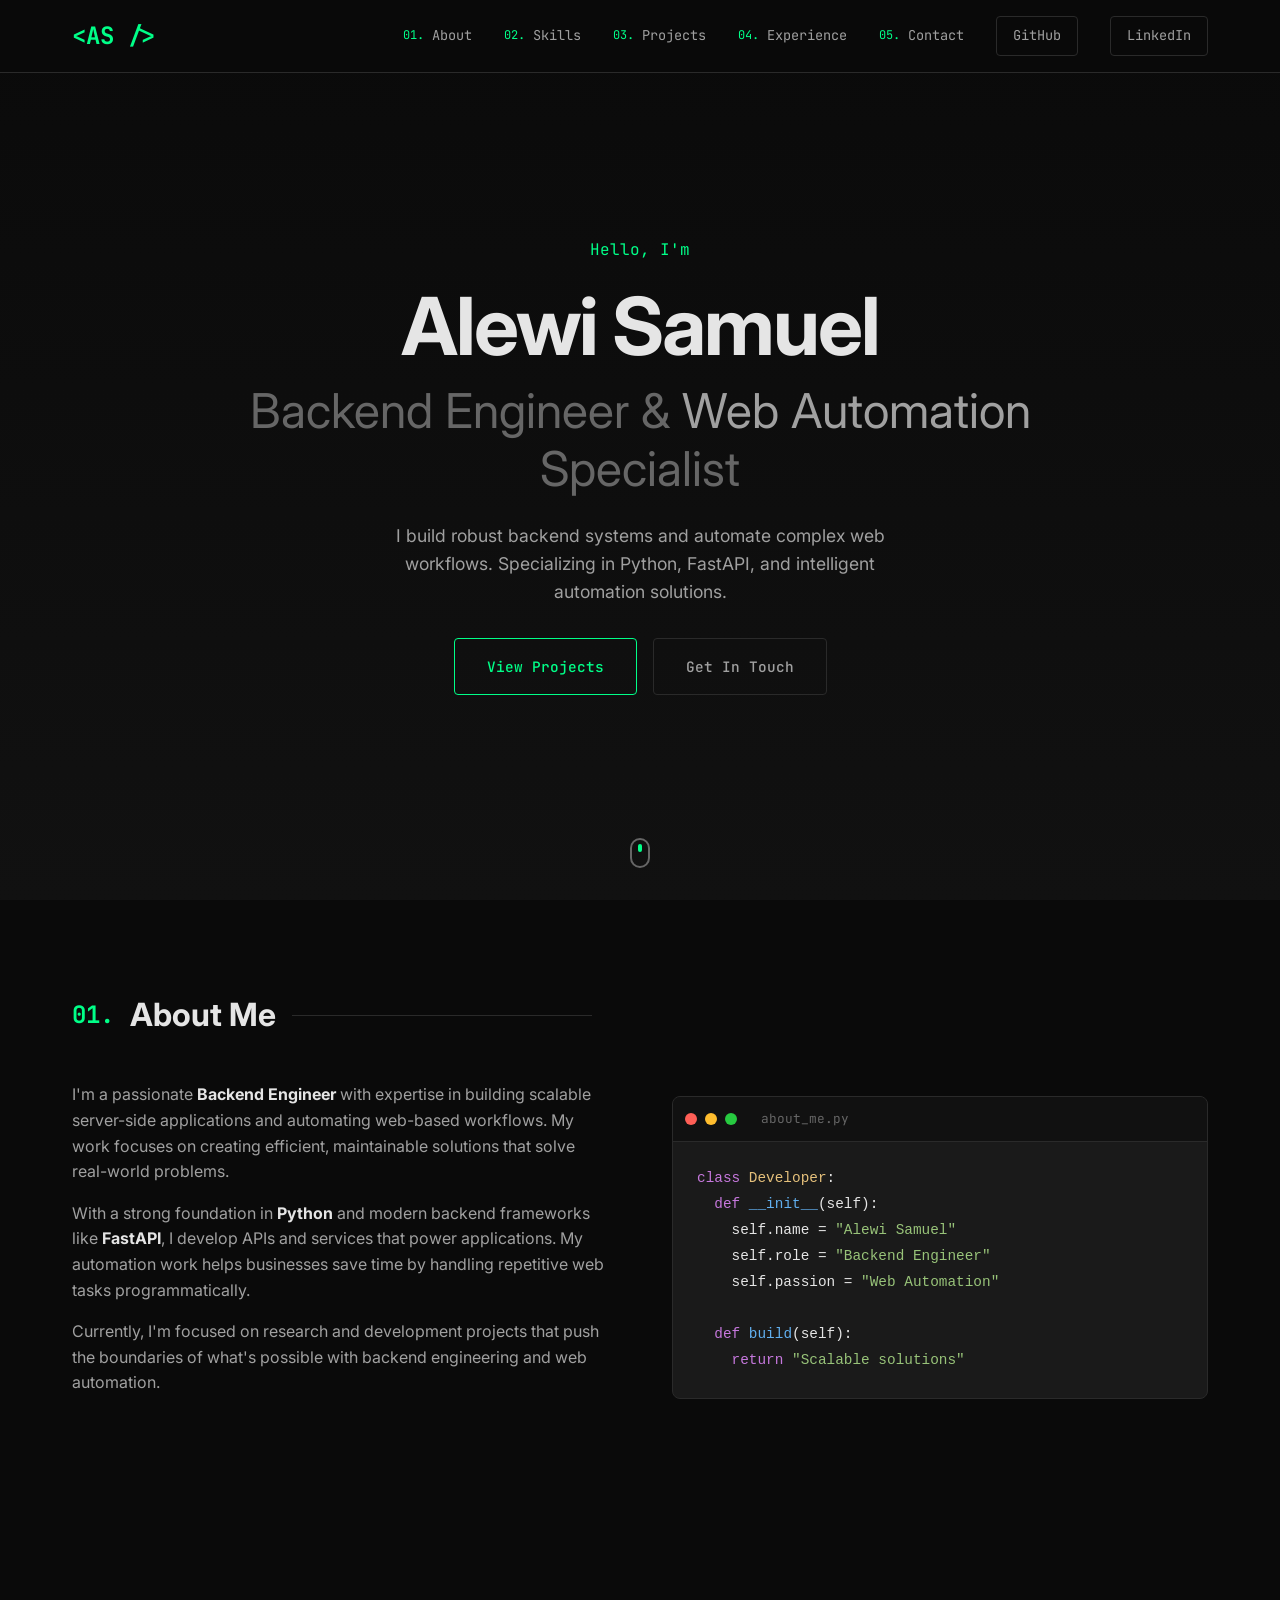
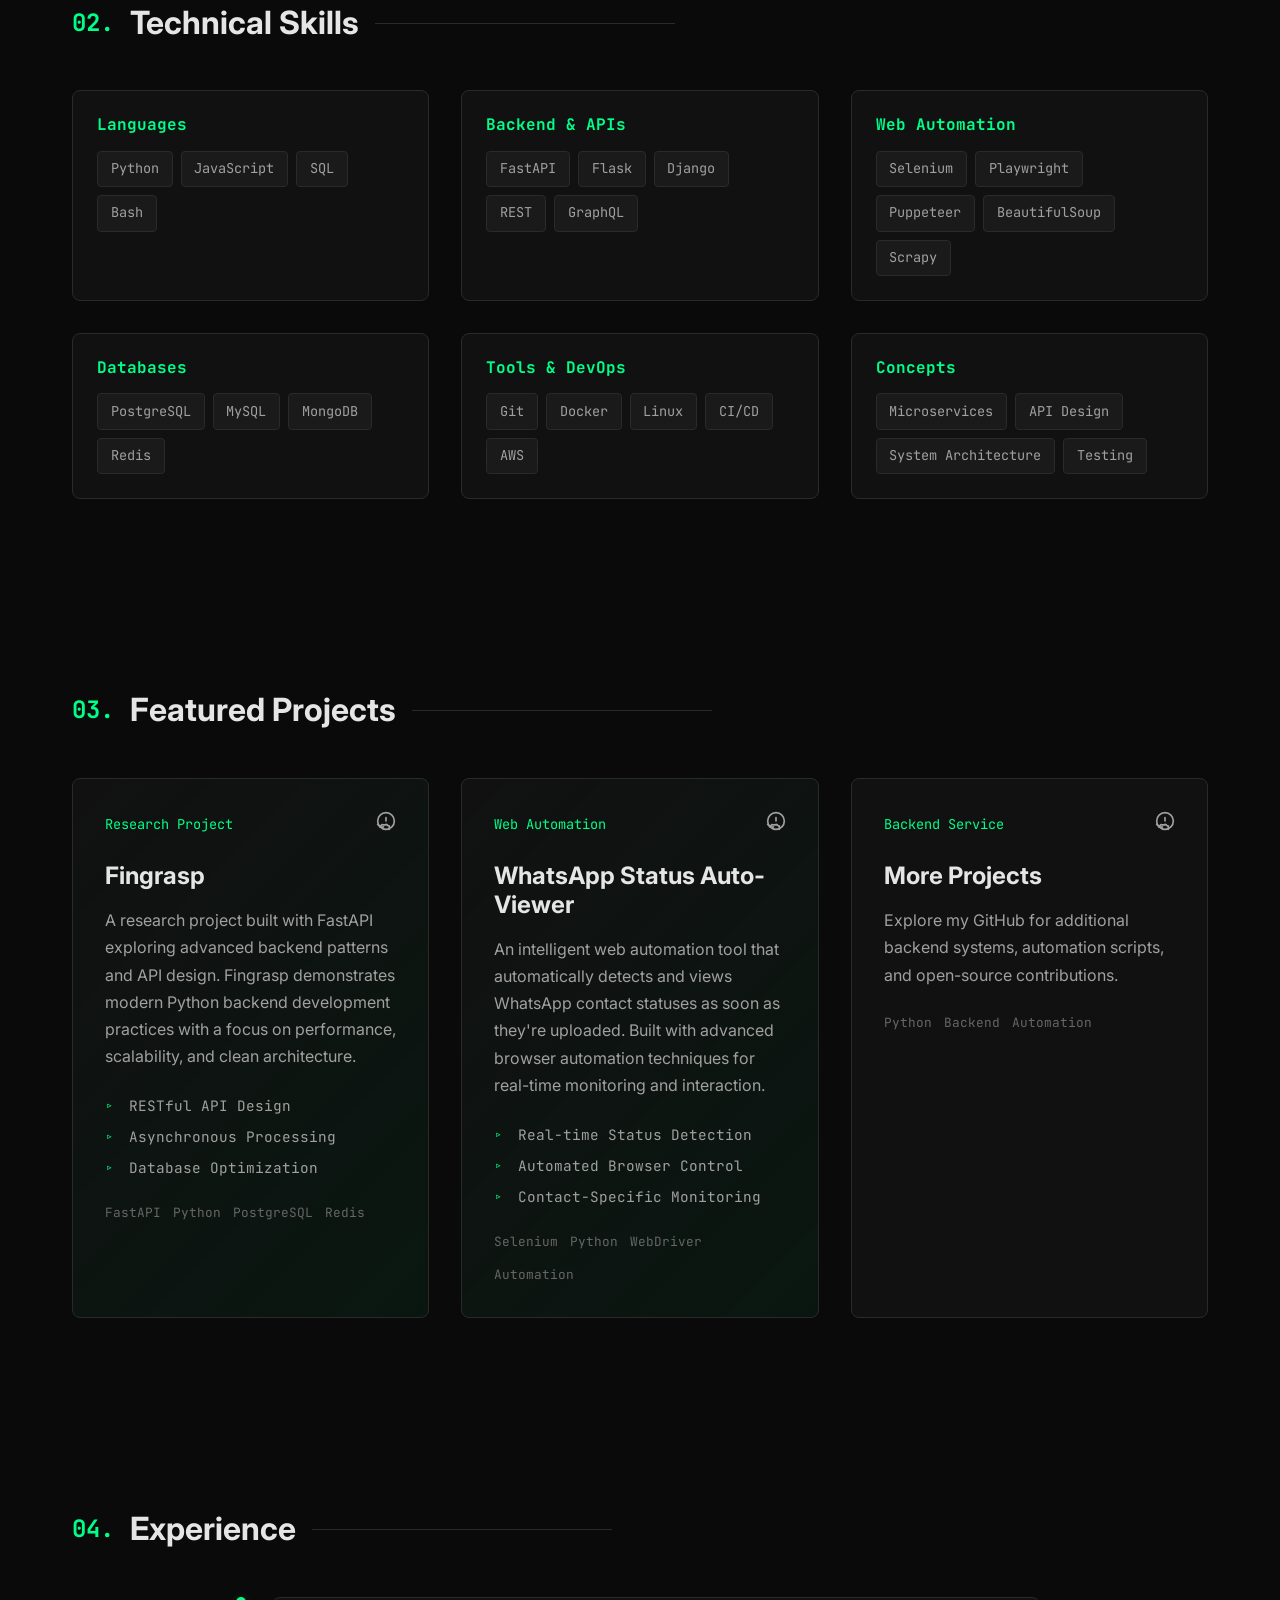
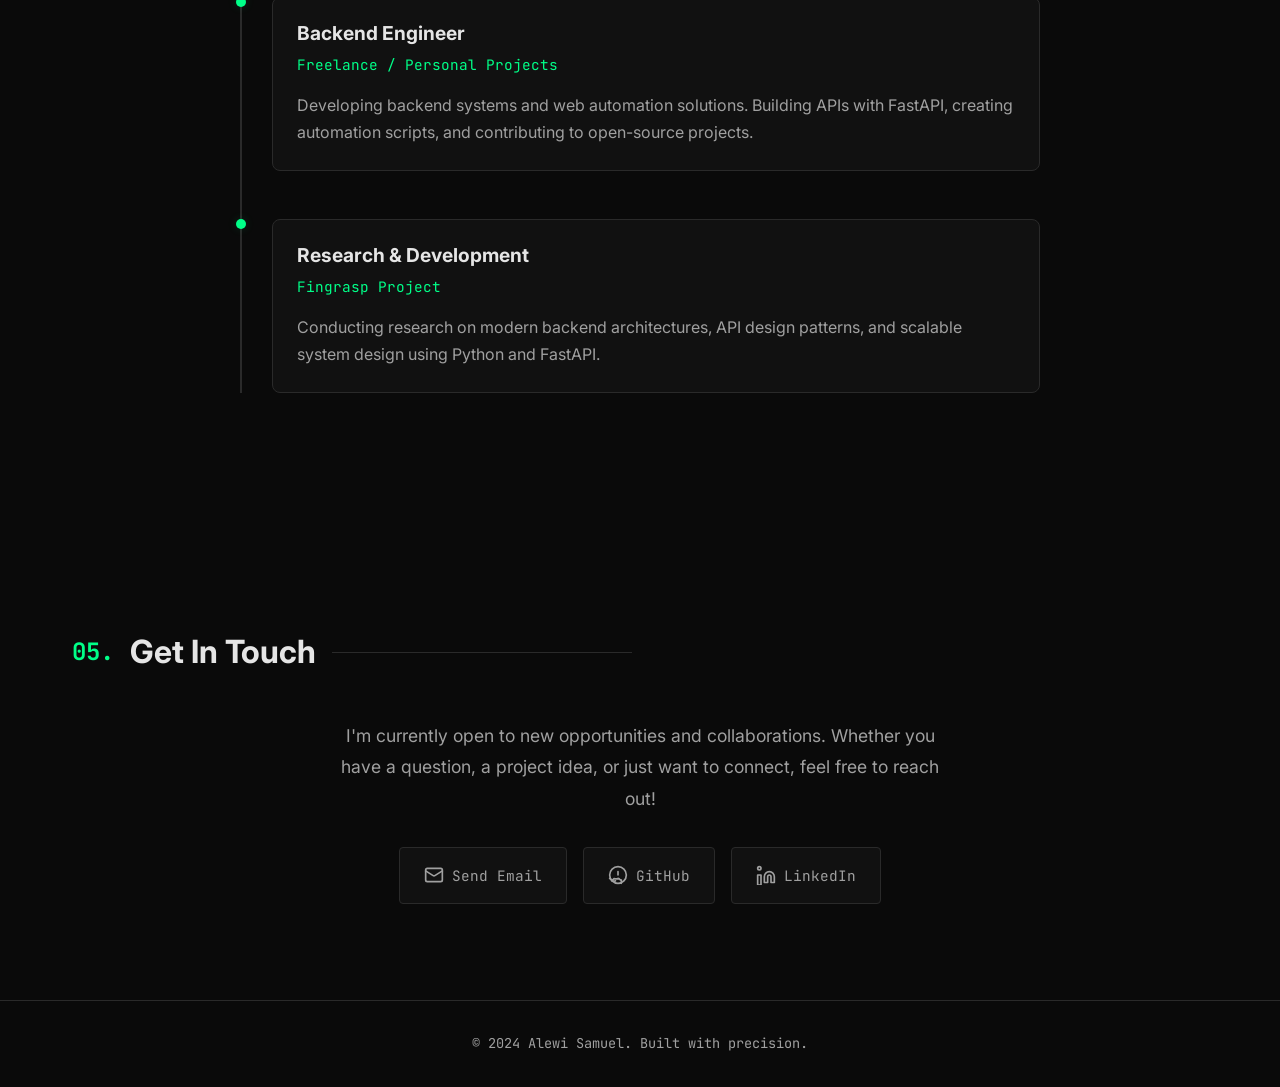
<file: template/index.html>
<!DOCTYPE html>
<html lang="en">
<head>
<meta charset="UTF-8">
<meta name="viewport" content="width=device-width, initial-scale=1.0">
<meta name="description" content="Alewi Samuel - Backend Engineer & Web Automation Specialist">
<meta name="keywords" content="Python, Backend, FastAPI, Web Automation, Software Engineer">
<title>Alewi Samuel | Backend Engineer</title>
<link rel="stylesheet" href="styles.css">
<link rel="preconnect" href="https://fonts.googleapis.com">
<link rel="preconnect" href="https://fonts.gstatic.com" crossorigin>
<link href="https://fonts.googleapis.com/css2?family=JetBrains+Mono:wght@400;500;600;700&family=Inter:wght@400;500;600;700&display=swap" rel="stylesheet">
</head>
<body>
<!-- Navigation -->
<nav class="navbar">
<div class="nav-container">
<a href="#" class="nav-logo">&lt;AS /&gt;</a>
<button class="nav-toggle" aria-label="Toggle navigation">
<span class="hamburger"></span>
</button>
<ul class="nav-menu">
<li><a href="#about" class="nav-link"><span class="nav-number">01.</span> About</a></li>
<li><a href="#skills" class="nav-link"><span class="nav-number">02.</span> Skills</a></li>
<li><a href="#projects" class="nav-link"><span class="nav-number">03.</span> Projects</a></li>
<li><a href="#experience" class="nav-link"><span class="nav-number">04.</span> Experience</a></li>
<li><a href="#contact" class="nav-link"><span class="nav-number">05.</span> Contact</a></li>
<li><a href="https://github.com/KrAsH-CoD3" class="nav-link nav-external" target="_blank" rel="noopener noreferrer">GitHub</a></li>
<li><a href="https://www.linkedin.com/in/samuel-alewi" class="nav-link nav-external" target="_blank" rel="noopener noreferrer">LinkedIn</a></li>
</ul>
</div>
</nav>
<!-- Hero Section -->
<section class="hero" id="hero">
<div class="hero-content">
<p class="hero-greeting">Hello, I'm</p>
<h1 class="hero-title">Alewi Samuel</h1>
<h2 class="hero-subtitle">Backend Engineer & <span class="highlight">Web Automation</span> Specialist</h2>
<p class="hero-description">
I build robust backend systems and automate complex web workflows. Specializing in Python, FastAPI, and intelligent automation solutions.
</p>
<div class="hero-buttons">
<a href="#projects" class="btn btn-primary">View Projects</a>
<a href="#contact" class="btn btn-secondary">Get In Touch</a>
</div>
<div class="scroll-indicator">
<span></span>
</div>
</div>
</section>
<!-- About Section -->
<section class="section" id="about">
<div class="container">
<h2 class="section-title"><span class="section-number">01.</span> About Me</h2>
<div class="about-content">
<div class="about-text">
<p>
I'm a passionate <strong>Backend Engineer</strong> with expertise in building scalable server-side applications and automating web-based workflows. My work focuses on creating efficient, maintainable solutions that solve real-world problems.
</p>
<p>
With a strong foundation in <strong>Python</strong> and modern backend frameworks like <strong>FastAPI</strong>, I develop APIs and services that power applications. My automation work helps businesses save time by handling repetitive web tasks programmatically.
</p>
<p>
Currently, I'm focused on research and development projects that push the boundaries of what's possible with backend engineering and web automation.
</p>
</div>
<div class="about-image">
<div class="image-wrapper">
<div class="terminal-window">
<div class="terminal-header">
<span class="terminal-btn close"></span>
<span class="terminal-btn minimize"></span>
<span class="terminal-btn maximize"></span>
<span class="terminal-title">about_me.py</span>
</div>
<div class="terminal-body">
<code>
<span class="code-keyword">class</span> <span class="code-class">Developer</span>:<br>
&nbsp;&nbsp;<span class="code-keyword">def</span> <span class="code-function">__init__</span>(self):<br>
&nbsp;&nbsp;&nbsp;&nbsp;self.name = <span class="code-string">"Alewi Samuel"</span><br>
&nbsp;&nbsp;&nbsp;&nbsp;self.role = <span class="code-string">"Backend Engineer"</span><br>
&nbsp;&nbsp;&nbsp;&nbsp;self.passion = <span class="code-string">"Web Automation"</span><br>
<br>
&nbsp;&nbsp;<span class="code-keyword">def</span> <span class="code-function">build</span>(self):<br>
&nbsp;&nbsp;&nbsp;&nbsp;<span class="code-keyword">return</span> <span class="code-string">"Scalable solutions"</span><br>
</code>
</div>
</div>
</div>
</div>
</div>
</div>
</div>
</section>
<!-- Skills Section -->
<section class="section" id="skills">
<div class="container">
<h2 class="section-title"><span class="section-number">02.</span> Technical Skills</h2>
<div class="skills-grid">
<div class="skill-category">
<h3 class="skill-category-title">Languages</h3>
<div class="skill-tags">
<span class="skill-tag">Python</span>
<span class="skill-tag">JavaScript</span>
<span class="skill-tag">SQL</span>
<span class="skill-tag">Bash</span>
</div>
</div>
<div class="skill-category">
<h3 class="skill-category-title">Backend & APIs</h3>
<div class="skill-tags">
<span class="skill-tag">FastAPI</span>
<span class="skill-tag">Flask</span>
<span class="skill-tag">Django</span>
<span class="skill-tag">REST</span>
<span class="skill-tag">GraphQL</span>
</div>
</div>
<div class="skill-category">
<h3 class="skill-category-title">Web Automation</h3>
<div class="skill-tags">
<span class="skill-tag">Selenium</span>
<span class="skill-tag">Playwright</span>
<span class="skill-tag">Puppeteer</span>
<span class="skill-tag">BeautifulSoup</span>
<span class="skill-tag">Scrapy</span>
</div>
</div>
<div class="skill-category">
<h3 class="skill-category-title">Databases</h3>
<div class="skill-tags">
<span class="skill-tag">PostgreSQL</span>
<span class="skill-tag">MySQL</span>
<span class="skill-tag">MongoDB</span>
<span class="skill-tag">Redis</span>
</div>
</div>
<div class="skill-category">
<h3 class="skill-category-title">Tools & DevOps</h3>
<div class="skill-tags">
<span class="skill-tag">Git</span>
<span class="skill-tag">Docker</span>
<span class="skill-tag">Linux</span>
<span class="skill-tag">CI/CD</span>
<span class="skill-tag">AWS</span>
</div>
</div>
<div class="skill-category">
<h3 class="skill-category-title">Concepts</h3>
<div class="skill-tags">
<span class="skill-tag">Microservices</span>
<span class="skill-tag">API Design</span>
<span class="skill-tag">System Architecture</span>
<span class="skill-tag">Testing</span>
</div>
</div>
</div>
</div>
</section>
<!-- Projects Section -->
<section class="section" id="projects">
<div class="container">
<h2 class="section-title"><span class="section-number">03.</span> Featured Projects</h2>
<div class="projects-grid">
<article class="project-card featured">
<div class="project-content">
<div class="project-header">
<span class="project-folder">Research Project</span>
<div class="project-links">
<a href="https://github.com/KrAsH-CoD3" target="_blank" rel="noopener noreferrer" aria-label="GitHub">
<svg xmlns="http://www.w3.org/2000/svg" width="20" height="20" viewBox="0 0 24 24" fill="none" stroke="currentColor" stroke-width="2" stroke-linecap="round" stroke-linejoin="round"><path d="M9 19c-5 1.5-5-2.5-7-3m14 6v-3.87a3.37 3.37 0 0 0-.9-.2 10 10 0 0 1-1.93-1.58c-.97.2-1.97.3-3 .3s-2.03-.1-3-.3a10 10 0 0 1-1.93 1.58 3.37 3.37 0 0 0-.9.2V19"/><circle cx="12" cy="12" r="10"/><path d="M12 8v4"/><path d="M12 16h.01"/></svg>
</a>
</div>
</div>
<h3 class="project-title">Fingrasp</h3>
<p class="project-description">
A research project built with FastAPI exploring advanced backend patterns and API design. Fingrasp demonstrates modern Python backend development practices with a focus on performance, scalability, and clean architecture.
</p>
<ul class="project-features">
<li>RESTful API Design</li>
<li>Asynchronous Processing</li>
<li>Database Optimization</li>
</ul>
<div class="project-tech">
<span>FastAPI</span>
<span>Python</span>
<span>PostgreSQL</span>
<span>Redis</span>
</div>
</div>
</article>
<article class="project-card featured">
<div class="project-content">
<div class="project-header">
<span class="project-folder">Web Automation</span>
<div class="project-links">
<a href="https://github.com/KrAsH-CoD3" target="_blank" rel="noopener noreferrer" aria-label="GitHub">
<svg xmlns="http://www.w3.org/2000/svg" width="20" height="20" viewBox="0 0 24 24" fill="none" stroke="currentColor" stroke-width="2" stroke-linecap="round" stroke-linejoin="round"><path d="M9 19c-5 1.5-5-2.5-7-3m14 6v-3.87a3.37 3.37 0 0 0-.9-.2 10 10 0 0 1-1.93-1.58c-.97.2-1.97.3-3 .3s-2.03-.1-3-.3a10 10 0 0 1-1.93 1.58 3.37 3.37 0 0 0-.9.2V19"/><circle cx="12" cy="12" r="10"/><path d="M12 8v4"/><path d="M12 16h.01"/></svg>
</a>
</div>
</div>
<h3 class="project-title">WhatsApp Status Auto-Viewer</h3>
<p class="project-description">
An intelligent web automation tool that automatically detects and views WhatsApp contact statuses as soon as they're uploaded. Built with advanced browser automation techniques for real-time monitoring and interaction.
</p>
<ul class="project-features">
<li>Real-time Status Detection</li>
<li>Automated Browser Control</li>
<li>Contact-Specific Monitoring</li>
</ul>
<div class="project-tech">
<span>Selenium</span>
<span>Python</span>
<span>WebDriver</span>
<span>Automation</span>
</div>
</div>
</article>
<article class="project-card">
<div class="project-content">
<div class="project-header">
<span class="project-folder">Backend Service</span>
<div class="project-links">
<a href="https://github.com/KrAsH-CoD3" target="_blank" rel="noopener noreferrer" aria-label="GitHub">
<svg xmlns="http://www.w3.org/2000/svg" width="20" height="20" viewBox="0 0 24 24" fill="none" stroke="currentColor" stroke-width="2" stroke-linecap="round" stroke-linejoin="round"><path d="M9 19c-5 1.5-5-2.5-7-3m14 6v-3.87a3.37 3.37 0 0 0-.9-.2 10 10 0 0 1-1.93-1.58c-.97.2-1.97.3-3 .3s-2.03-.1-3-.3a10 10 0 0 1-1.93 1.58 3.37 3.37 0 0 0-.9.2V19"/><circle cx="12" cy="12" r="10"/><path d="M12 8v4"/><path d="M12 16h.01"/></svg>
</a>
</div>
</div>
<h3 class="project-title">More Projects</h3>
<p class="project-description">
Explore my GitHub for additional backend systems, automation scripts, and open-source contributions.
</p>
<div class="project-tech">
<span>Python</span>
<span>Backend</span>
<span>Automation</span>
</div>
</div>
<a href="https://github.com/KrAsH-CoD3" class="project-link-overlay" target="_blank" rel="noopener noreferrer">
<span class="sr-only">View on GitHub</span>
</a>
</article>
</div>
</div>
</section>
<!-- Experience Section -->
<section class="section" id="experience">
<div class="container">
<h2 class="section-title"><span class="section-number">04.</span> Experience</h2>
<div class="experience-content">
<div class="timeline">
<div class="timeline-item">
<div class="timeline-marker"></div>
<div class="timeline-content">
<h3 class="timeline-title">Backend Engineer</h3>
<p class="timeline-company">Freelance / Personal Projects</p>
<p class="timeline-description">
Developing backend systems and web automation solutions. Building APIs with FastAPI, creating automation scripts, and contributing to open-source projects.
</p>
</div>
</div>
<div class="timeline-item">
<div class="timeline-marker"></div>
<div class="timeline-content">
<h3 class="timeline-title">Research & Development</h3>
<p class="timeline-company">Fingrasp Project</p>
<p class="timeline-description">
Conducting research on modern backend architectures, API design patterns, and scalable system design using Python and FastAPI.
</p>
</div>
</div>
</div>
</div>
</div>
</section>
<!-- Contact Section -->
<section class="section" id="contact">
<div class="container">
<h2 class="section-title"><span class="section-number">05.</span> Get In Touch</h2>
<div class="contact-content">
<p class="contact-intro">
I'm currently open to new opportunities and collaborations. Whether you have a question, a project idea, or just want to connect, feel free to reach out!
</p>
<div class="contact-links">
<a href="mailto:your.email@example.com" class="contact-btn">
<svg xmlns="http://www.w3.org/2000/svg" width="20" height="20" viewBox="0 0 24 24" fill="none" stroke="currentColor" stroke-width="2" stroke-linecap="round" stroke-linejoin="round"><rect width="20" height="16" x="2" y="4" rx="2"/><path d="m22 7-8.97 5.7a1.94 1.94 0 0 1-2.06 0L2 7"/></svg>
Send Email
</a>
<a href="https://github.com/KrAsH-CoD3" class="contact-btn" target="_blank" rel="noopener noreferrer">
<svg xmlns="http://www.w3.org/2000/svg" width="20" height="20" viewBox="0 0 24 24" fill="none" stroke="currentColor" stroke-width="2" stroke-linecap="round" stroke-linejoin="round"><path d="M9 19c-5 1.5-5-2.5-7-3m14 6v-3.87a3.37 3.37 0 0 0-.9-.2 10 10 0 0 1-1.93-1.58c-.97.2-1.97.3-3 .3s-2.03-.1-3-.3a10 10 0 0 1-1.93 1.58 3.37 3.37 0 0 0-.9.2V19"/><circle cx="12" cy="12" r="10"/><path d="M12 8v4"/><path d="M12 16h.01"/></svg>
GitHub
</a>
<a href="https://www.linkedin.com/in/samuel-alewi" class="contact-btn" target="_blank" rel="noopener noreferrer">
<svg xmlns="http://www.w3.org/2000/svg" width="20" height="20" viewBox="0 0 24 24" fill="none" stroke="currentColor" stroke-width="2" stroke-linecap="round" stroke-linejoin="round"><path d="M16 8a6 6 0 0 1 6 6v7h-4v-7a2 2 0 0 0-2-2 2 2 0 0 0-2 2v7h-4v-7a6 6 0 0 1 6-6z"/><rect width="4" height="12" x="2" y="12"/><circle cx="4" cy="4" r="2"/></svg>
LinkedIn
</a>
</div>
</div>
</div>
</section>
<!-- Footer -->
<footer class="footer">
<div class="container">
<p>&copy; 2024 Alewi Samuel. Built with precision.</p>
</div>
</footer>
<script src="script.js"></script>
</body>
</html>
</file>
<file: template/styles.css>
/* ===== CSS Variables ===== */
:root {
  --bg-primary: #0a0a0a;
  --bg-secondary: #111111;
  --bg-tertiary: #1a1a1a;
  --text-primary: #e5e5e5;
  --text-secondary: #a0a0a0;
  --text-muted: #666666;
  --accent-primary: #00ff88;
  --accent-secondary: #00cc6a;
  --accent-glow: rgba(0, 255, 136, 0.15);
  --border-color: #2a2a2a;
  --font-mono: 'JetBrains Mono', monospace;
  --font-sans: 'Inter', sans-serif;
  --transition: all 0.3s cubic-bezier(0.4, 0, 0.2, 1);
}

/* ===== Reset & Base ===== */
* {
  margin: 0;
  padding: 0;
  box-sizing: border-box;
}

html {
  scroll-behavior: smooth;
  font-size: 16px;
}

body {
  font-family: var(--font-sans);
  background-color: var(--bg-primary);
  color: var(--text-primary);
  line-height: 1.6;
  overflow-x: hidden;
}

/* ===== Scrollbar ===== */
::-webkit-scrollbar {
  width: 8px;
}

::-webkit-scrollbar-track {
  background: var(--bg-secondary);
}

::-webkit-scrollbar-thumb {
  background: var(--border-color);
  border-radius: 4px;
}

::-webkit-scrollbar-thumb:hover {
  background: var(--text-muted);
}

/* ===== Typography ===== */
h1, h2, h3, h4, h5, h6 {
  font-weight: 700;
  line-height: 1.2;
}

p {
  color: var(--text-secondary);
}

a {
  color: var(--accent-primary);
  text-decoration: none;
  transition: var(--transition);
}

a:hover {
  color: var(--accent-secondary);
}

/* ===== Container ===== */
.container {
  max-width: 1200px;
  margin: 0 auto;
  padding: 0 2rem;
}

/* ===== Navigation ===== */
.navbar {
  position: fixed;
  top: 0;
  left: 0;
  right: 0;
  z-index: 1000;
  background: rgba(10, 10, 10, 0.95);
  backdrop-filter: blur(10px);
  border-bottom: 1px solid var(--border-color);
}

.nav-container {
  max-width: 1200px;
  margin: 0 auto;
  padding: 1rem 2rem;
  display: flex;
  justify-content: space-between;
  align-items: center;
}

.nav-logo {
  font-family: var(--font-mono);
  font-size: 1.5rem;
  font-weight: 700;
  color: var(--accent-primary);
}

.nav-menu {
  display: flex;
  list-style: none;
  gap: 2rem;
  align-items: center;
}

.nav-link {
  font-family: var(--font-mono);
  font-size: 0.85rem;
  color: var(--text-secondary);
  display: flex;
  align-items: center;
  gap: 0.5rem;
}

.nav-link:hover {
  color: var(--accent-primary);
}

.nav-number {
  color: var(--accent-primary);
  font-size: 0.75rem;
}

.nav-external {
  border: 1px solid var(--border-color);
  padding: 0.5rem 1rem;
  border-radius: 4px;
}

.nav-external:hover {
  border-color: var(--accent-primary);
  background: var(--accent-glow);
}

.nav-toggle {
  display: none;
  background: none;
  border: none;
  cursor: pointer;
  padding: 0.5rem;
}

.hamburger {
  display: block;
  width: 20px;
  height: 2px;
  background: var(--text-primary);
  position: relative;
}

.hamburger::before,
.hamburger::after {
  content: '';
  position: absolute;
  width: 20px;
  height: 2px;
  background: var(--text-primary);
  left: 0;
}

.hamburger::before {
  top: -6px;
}

.hamburger::after {
  top: 6px;
}

/* ===== Hero Section ===== */
.hero {
  min-height: 100vh;
  display: flex;
  align-items: center;
  justify-content: center;
  padding: 6rem 2rem 4rem;
  background: linear-gradient(180deg, var(--bg-primary) 0%, var(--bg-secondary) 100%);
}

.hero-content {
  max-width: 800px;
  text-align: center;
}

.hero-greeting {
  font-family: var(--font-mono);
  color: var(--accent-primary);
  font-size: 1rem;
  margin-bottom: 1rem;
}

.hero-title {
  font-size: clamp(2.5rem, 8vw, 5rem);
  color: var(--text-primary);
  margin-bottom: 0.5rem;
  letter-spacing: -2px;
}

.hero-subtitle {
  font-size: clamp(1.5rem, 5vw, 3rem);
  color: var(--text-muted);
  margin-bottom: 1.5rem;
  font-weight: 400;
}

.highlight {
  color: var(--text-secondary);
}

.hero-description {
  font-size: 1.1rem;
  max-width: 500px;
  margin: 0 auto 2rem;
  color: var(--text-secondary);
}

.hero-buttons {
  display: flex;
  gap: 1rem;
  justify-content: center;
  flex-wrap: wrap;
}

.btn {
  padding: 1rem 2rem;
  border-radius: 4px;
  font-family: var(--font-mono);
  font-size: 0.9rem;
  font-weight: 500;
  transition: var(--transition);
  cursor: pointer;
  border: none;
}

.btn-primary {
  background: transparent;
  color: var(--accent-primary);
  border: 1px solid var(--accent-primary);
}

.btn-primary:hover {
  background: var(--accent-glow);
}

.btn-secondary {
  background: transparent;
  color: var(--text-secondary);
  border: 1px solid var(--border-color);
}

.btn-secondary:hover {
  border-color: var(--text-secondary);
  color: var(--text-primary);
}

.scroll-indicator {
  position: absolute;
  bottom: 2rem;
  left: 50%;
  transform: translateX(-50%);
  animation: bounce 2s infinite;
}

.scroll-indicator span {
  display: block;
  width: 20px;
  height: 30px;
  border: 2px solid var(--text-muted);
  border-radius: 10px;
  position: relative;
}

.scroll-indicator span::before {
  content: '';
  position: absolute;
  top: 4px;
  left: 50%;
  transform: translateX(-50%);
  width: 4px;
  height: 8px;
  background: var(--accent-primary);
  border-radius: 2px;
  animation: scroll 2s infinite;
}

@keyframes bounce {
  0%, 100% {
    transform: translateX(-50%) translateY(0);
  }
  50% {
    transform: translateX(-50%) translateY(10px);
  }
}

@keyframes scroll {
  0%, 100% {
    opacity: 1;
    transform: translateX(-50%) translateY(0);
  }
  50% {
    opacity: 0.5;
    transform: translateX(-50%) translateY(10px);
  }
}

/* ===== Sections ===== */
.section {
  padding: 6rem 0;
}

.section-title {
  font-size: 2rem;
  margin-bottom: 3rem;
  display: flex;
  align-items: center;
  gap: 1rem;
  color: var(--text-primary);
}

.section-number {
  font-family: var(--font-mono);
  color: var(--accent-primary);
  font-size: 1.5rem;
}

.section-title::after {
  content: '';
  flex: 1;
  height: 1px;
  background: var(--border-color);
  max-width: 300px;
}

/* ===== About Section ===== */
.about-content {
  display: grid;
  grid-template-columns: 1fr 1fr;
  gap: 4rem;
  align-items: center;
}

.about-text p {
  margin-bottom: 1rem;
  color: var(--text-secondary);
}

.about-text strong {
  color: var(--text-primary);
}

.terminal-window {
  background: var(--bg-tertiary);
  border: 1px solid var(--border-color);
  border-radius: 8px;
  overflow: hidden;
}

.terminal-header {
  background: var(--bg-secondary);
  padding: 0.75rem;
  display: flex;
  align-items: center;
  gap: 0.5rem;
  border-bottom: 1px solid var(--border-color);
}

.terminal-btn {
  width: 12px;
  height: 12px;
  border-radius: 50%;
}

.terminal-btn.close {
  background: #ff5f56;
}

.terminal-btn.minimize {
  background: #ffbd2e;
}

.terminal-btn.maximize {
  background: #27ca40;
}

.terminal-title {
  margin-left: 1rem;
  font-family: var(--font-mono);
  font-size: 0.8rem;
  color: var(--text-muted);
}

.terminal-body {
  padding: 1.5rem;
  font-family: var(--font-mono);
  font-size: 0.9rem;
  line-height: 1.8;
}

.code-keyword {
  color: #c678dd;
}

.code-class {
  color: #e5c07b;
}

.code-function {
  color: #61afef;
}

.code-string {
  color: #98c379;
}

/* ===== Skills Section ===== */
.skills-grid {
  display: grid;
  grid-template-columns: repeat(auto-fit, minmax(280px, 1fr));
  gap: 2rem;
}

.skill-category {
  background: var(--bg-secondary);
  padding: 1.5rem;
  border-radius: 8px;
  border: 1px solid var(--border-color);
}

.skill-category-title {
  font-family: var(--font-mono);
  color: var(--accent-primary);
  font-size: 1rem;
  margin-bottom: 1rem;
}

.skill-tags {
  display: flex;
  flex-wrap: wrap;
  gap: 0.5rem;
}

.skill-tag {
  background: var(--bg-tertiary);
  color: var(--text-secondary);
  padding: 0.4rem 0.8rem;
  border-radius: 4px;
  font-size: 0.85rem;
  font-family: var(--font-mono);
  border: 1px solid var(--border-color);
  transition: var(--transition);
}

.skill-tag:hover {
  border-color: var(--accent-primary);
  color: var(--accent-primary);
}

/* ===== Projects Section ===== */
.projects-grid {
  display: grid;
  grid-template-columns: repeat(auto-fit, minmax(320px, 1fr));
  gap: 2rem;
}

.project-card {
  background: var(--bg-secondary);
  border: 1px solid var(--border-color);
  border-radius: 8px;
  padding: 2rem;
  transition: var(--transition);
  position: relative;
}

.project-card:hover {
  border-color: var(--accent-primary);
  transform: translateY(-4px);
}

.project-card.featured {
  background: linear-gradient(135deg, var(--bg-secondary) 0%, rgba(0, 255, 136, 0.05) 100%);
}

.project-header {
  display: flex;
  justify-content: space-between;
  align-items: center;
  margin-bottom: 1.5rem;
}

.project-folder {
  font-family: var(--font-mono);
  color: var(--accent-primary);
  font-size: 0.85rem;
}

.project-links {
  display: flex;
  gap: 1rem;
}

.project-links a {
  color: var(--text-secondary);
}

.project-links a:hover {
  color: var(--accent-primary);
}

.project-title {
  font-size: 1.5rem;
  margin-bottom: 1rem;
  color: var(--text-primary);
}

.project-description {
  color: var(--text-secondary);
  margin-bottom: 1.5rem;
  line-height: 1.7;
}

.project-features {
  list-style: none;
  margin-bottom: 1.5rem;
}

.project-features li {
  font-family: var(--font-mono);
  color: var(--text-secondary);
  font-size: 0.9rem;
  margin-bottom: 0.5rem;
  padding-left: 1.5rem;
  position: relative;
}

.project-features li::before {
  content: '▹';
  position: absolute;
  left: 0;
  color: var(--accent-primary);
}

.project-tech {
  display: flex;
  flex-wrap: wrap;
  gap: 0.75rem;
  font-family: var(--font-mono);
  font-size: 0.8rem;
  color: var(--text-muted);
}

.project-link-overlay {
  position: absolute;
  inset: 0;
  z-index: 1;
}

/* ===== Experience Section ===== */
.timeline {
  position: relative;
  max-width: 800px;
  margin: 0 auto;
}

.timeline::before {
  content: '';
  position: absolute;
  left: 0;
  top: 0;
  bottom: 0;
  width: 2px;
  background: var(--border-color);
}

.timeline-item {
  position: relative;
  padding-left: 2rem;
  margin-bottom: 3rem;
}

.timeline-marker {
  position: absolute;
  left: -4px;
  top: 0;
  width: 10px;
  height: 10px;
  background: var(--accent-primary);
  border-radius: 50%;
  box-shadow: 0 0 10px var(--accent-glow);
}

.timeline-content {
  background: var(--bg-secondary);
  padding: 1.5rem;
  border-radius: 8px;
  border: 1px solid var(--border-color);
}

.timeline-title {
  font-size: 1.2rem;
  margin-bottom: 0.5rem;
  color: var(--text-primary);
}

.timeline-company {
  font-family: var(--font-mono);
  color: var(--accent-primary);
  font-size: 0.9rem;
  margin-bottom: 1rem;
}

.timeline-description {
  color: var(--text-secondary);
  line-height: 1.7;
}

/* ===== Contact Section ===== */
.contact-content {
  max-width: 600px;
  margin: 0 auto;
  text-align: center;
}

.contact-intro {
  font-size: 1.1rem;
  color: var(--text-secondary);
  margin-bottom: 2rem;
  line-height: 1.8;
}

.contact-links {
  display: flex;
  gap: 1rem;
  justify-content: center;
  flex-wrap: wrap;
}

.contact-btn {
  display: inline-flex;
  align-items: center;
  gap: 0.5rem;
  padding: 1rem 1.5rem;
  background: var(--bg-secondary);
  border: 1px solid var(--border-color);
  border-radius: 4px;
  color: var(--text-secondary);
  font-family: var(--font-mono);
  font-size: 0.9rem;
  transition: var(--transition);
}

.contact-btn:hover {
  border-color: var(--accent-primary);
  color: var(--accent-primary);
  background: var(--accent-glow);
}

/* ===== Footer ===== */
.footer {
  padding: 2rem;
  text-align: center;
  border-top: 1px solid var(--border-color);
  color: var(--text-muted);
  font-family: var(--font-mono);
  font-size: 0.85rem;
}

/* ===== Utilities ===== */
.sr-only {
  position: absolute;
  width: 1px;
  height: 1px;
  padding: 0;
  margin: -1px;
  overflow: hidden;
  clip: rect(0, 0, 0, 0);
  border: 0;
}

/* ===== Responsive ===== */
@media (max-width: 768px) {
  .nav-menu {
    position: fixed;
    top: 0;
    right: -100%;
    width: 80%;
    height: 100vh;
    background: var(--bg-secondary);
    flex-direction: column;
    padding: 6rem 2rem;
    transition: var(--transition);
    border-left: 1px solid var(--border-color);
  }

  .nav-menu.active {
    right: 0;
  }

  .nav-toggle {
    display: block;
    z-index: 1001;
  }

  .about-content {
    grid-template-columns: 1fr;
  }

  .hero-buttons {
    flex-direction: column;
    align-items: center;
  }

  .btn {
    width: 100%;
    max-width: 250px;
    text-align: center;
  }

  .section-title::after {
    max-width: 150px;
  }
}
</file>
